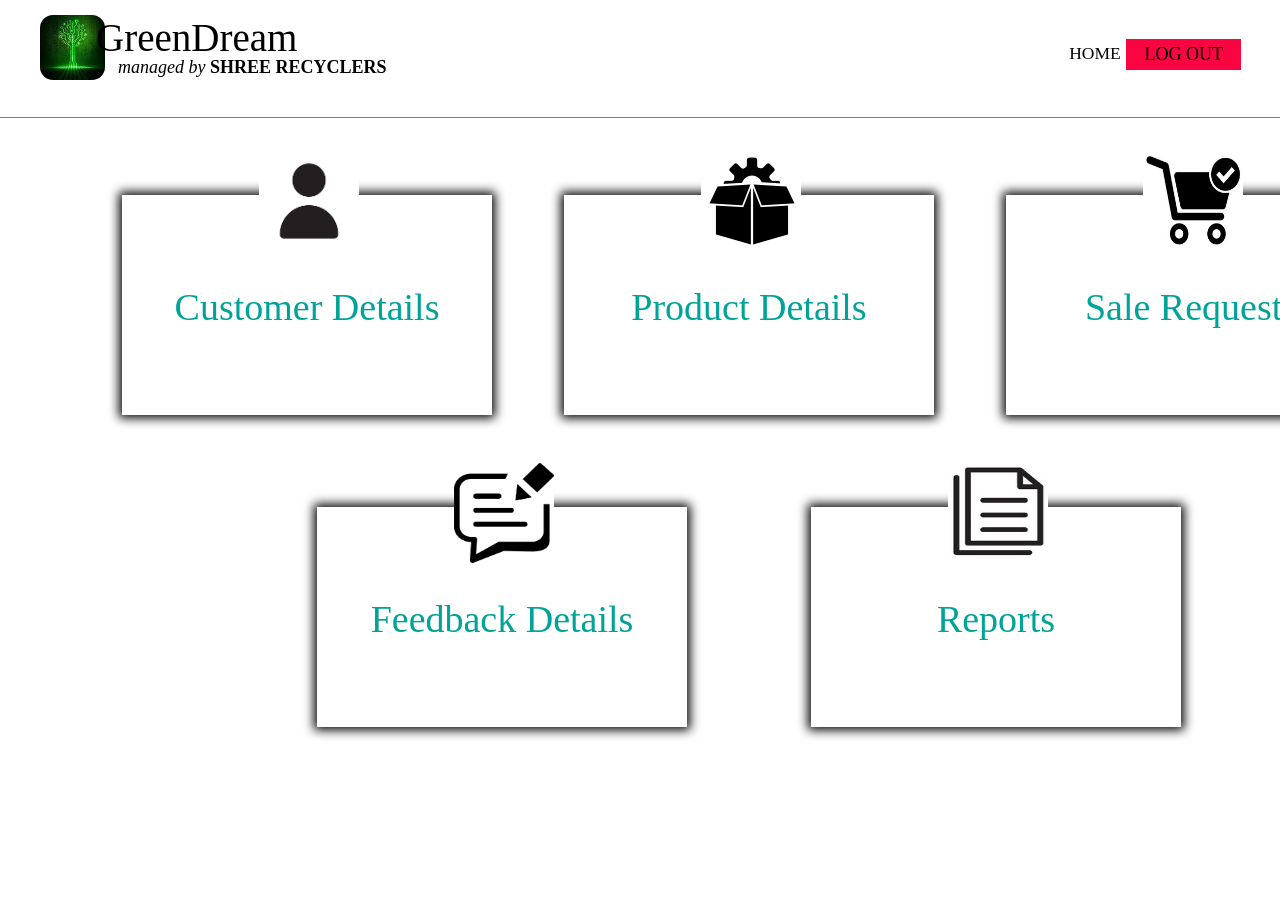
<file: Academic-Projects/E-Waste-Management-System/BBACA-Version-1/Code/adminpage.html>
<!DOCTYPE html>
<html>
<head>
<title>Admin page</title>
<style type="text/css">
body
{
	margin: 0px;
	overflow-x: hidden;
}
.top
{
	width: 1536px;
	height: 90px;
	background-color: white;
}
.top img
{
	width: 65px;
	height: 65px;
	border-radius: 20%;
	margin: 15px 40px;
}
.top h1
{
	font: 39px Candara;
	color: black;
	position: absolute;
	top: -1.2%;
	left: 7.5%;
}
.top p
{
	font: 18px Calibri;
	position: relative;top: -60px;left: 118px;
}
.top ul
{
	position: absolute;
	top: 3%;
	left: 79%;
}
.top ul li
{
	display: inline-block;
	list-style: none;
}
.top ul li a
{
	color: black;
	text-decoration: none;
	border: 0px solid black;
	font: 17.5px Calibri;
	padding: 5px 18px;
}
.top ul li a:hover
{
	color: black;
	border-bottom: 3px solid #1cc606;
}
.top h3.logout
{
	font: 18px Calibri;
	color: black;
	background-color: #fb0442;
	position: absolute;
	top: 2.3%;
	left: 88%;
	padding: 5px 18px; 
	cursor: pointer;
}
div#line
{
	width: 1536px;
	height: 1px;
	background-color: #1cc606;
	position: absolute;
	top: 13%;
}
#main
{
	width: 1300px;
	height: 600px;
	position: absolute;top: 17%;left: 7.5%;
}
.box1,.box2,.box3,.box4,.box5,.box6
{
	width: 370px;
	height: 220px;
	border: 0px solid black;
	box-shadow: 0px 0px 10px 3px black;
	transition: 0.4s ease;
}
.box1
{
	position: absolute;top: 7%;left: 2%;
}
.box2
{
	position: absolute;top: 7%;left: 36%;
}
.box3
{
	position: absolute;top: 7%;left: 70%;
}
.box4
{
	position: absolute;top: 59%;left: 17%;
}
.box5
{
	position: absolute;top: 59%;left: 55%;
}
h2
{
	font: 38px Candara;
	margin-top: 90px;
	color: #00a398;
}
#img
{
	width: 100px;
	height: 100px;
	position: absolute;top: -20%;left: 37%;
}
.box1:hover,.box2:hover,.box3:hover,.box4:hover,.box5:hover,.box6:hover
{
	transform: scale3d(1.1,1.1,1.1);
}
</style>
</head>
<body>
<div class="top"><img src="logo.jpeg"><h1>GreenDream</h1><p><i>managed by </i><b>SHREE RECYCLERS</b></p>
	<ul>
		<li><a href="homepage.html">HOME</li></a>
	</ul>
			<a href="logout1.php"><h3 class="logout">LOG OUT</h3></a>
</div>
			<div id="line"></div>

				<div id="main">
					<a href="customer_fetch.php"><div class="box1">
						<h2><center>Customer Details</center></h2>
						<img src="member.png" id="img">
					</div></a>
					<a href="product.html"><div class="box2">
						<h2><center>Product Details</center></h2>
						<img src="product.png" id="img">
					</div></a>
					<a href="sale_fetch.php"><div class="box3">
						<h2><center>Sale Requests</center></h2>
						<img src="sales.jpg" id="img">
					</div></a>
					<a href="feeedback_fetch.php"><div class="box4">
						<h2><center>Feedback Details</center></h2>
						<img src="feedback.png" id="img">
					</div></a>
					<a href="report.html"><div class="box5">
						<h2><center>Reports</center></h2>
						<img src="report.jpg" id="img">
					</div></a>
			</div>
</body>
</html>
</file>
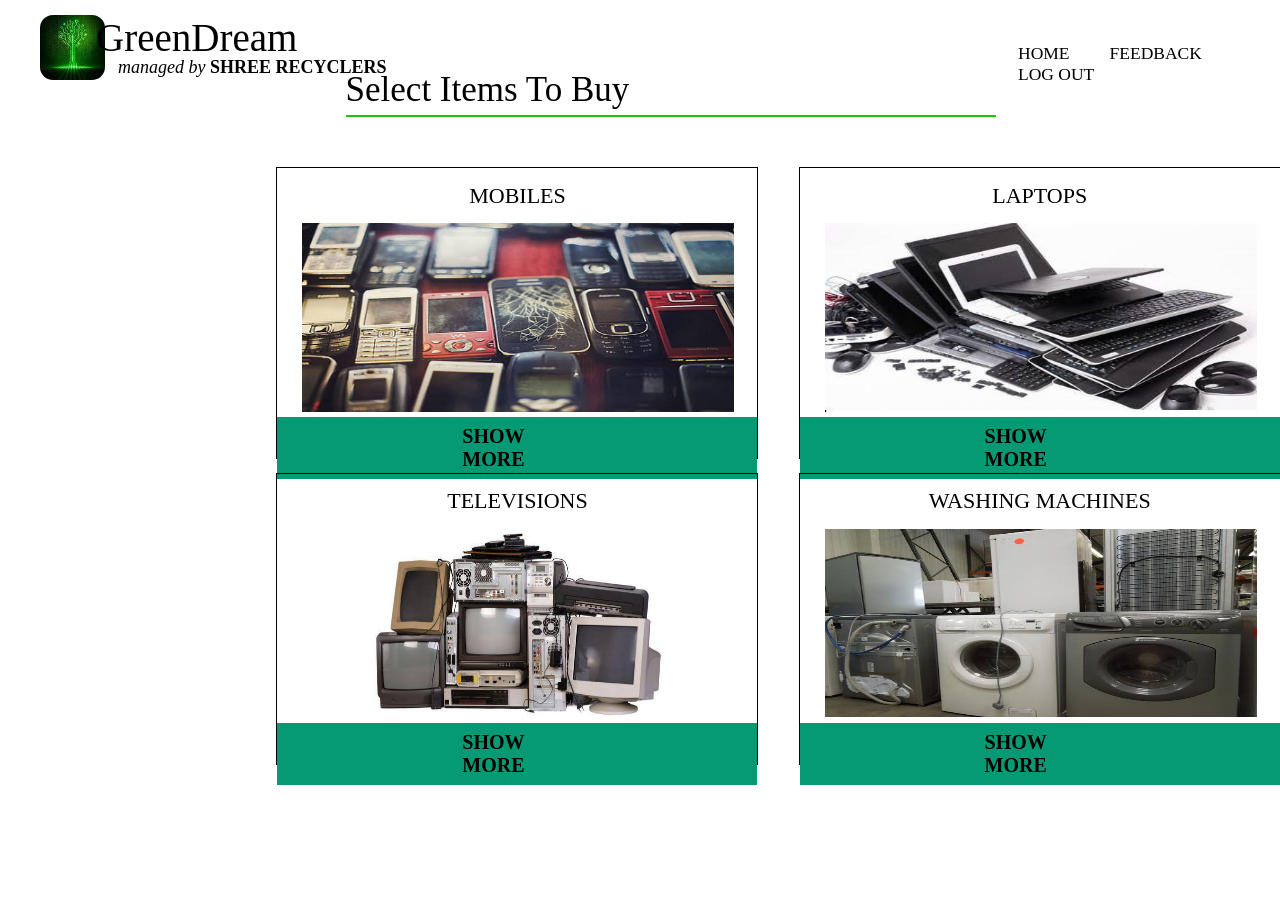
<file: Academic-Projects/E-Waste-Management-System/BBACA-Version-1/Code/buy.html>
<!DOCTYPE html>
<html>
<head>
<title>buy</title>
<style type="text/css">
body
{
	margin: 0px;
	overflow-x: hidden;
}
.top
{
	width: 1536px;
	height: 90px;
	background-color: white;
}
.top img
{
	width: 65px;
	height: 65px;
	border-radius: 20%;
	margin: 15px 40px;
}
.top h1
{
	font: 39px Candara;
	color: black;
	position: absolute;
	top: -1.2%;
	left: 7.5%;
}
.top p
{
	font: 18px Calibri;
	position: relative;bottom: 60px;left: 118px;
}
.top ul
{
	position: absolute;
	top: 3%;
	left: 75%;
}
.top ul li
{
	display: inline-block;
	list-style: none;
}
.top ul li a
{
	color: black;
	text-decoration: none;
	border: 0px solid black;
	font: 17.5px Calibri;
	padding: 5px 18px;
}
.top ul li a:hover
{
	color: black;
	border-bottom: 3px solid #1cc606;
}
#products
{
	background-color: white;
	width: 1536px;
	height: 650px;
	position: absolute;top: 13.5%;
}
#products .mobile,#products .laptop,#products .tv,#products .wash
{
	width: 480px;
	height: 290px;
	border: 1px solid black;
	position: absolute;top: 7%;left: 18%;
}
#products .laptop
{
	position: absolute;top: 7%;left: 52%;
}
#products .tv
{
	position: absolute;top: 54%;left: 18%;
}
#products .wash
{
	position: absolute;top: 54%;left: 52%;
}
#products h1
{
	font: 22px Calibri;
}
#productimg
{
	width: 90%;
	height: 65%;
	margin-left: 25px;
}
h2 a
{
	font: 20px Calibri;
	background-color: #059974;
	color: black;
	text-decoration: none;
	padding: 8px 184.9px;
	position: absolute;top: 85.9%;left: 0%;
}
h4
{
	font: 35px Calibri;
	position: absolute;top: 2%;left: 27%;
	z-index: 1;
	width: 650px;
	border-bottom: 2px solid #1cc606;
	padding: 5px 0px;
}
</style>
</head>
<body>
<div class="top"><img src="logo.jpeg"><h1>GreenDream</h1><p><i>managed by </i><b>SHREE RECYCLERS</b></p>
	<ul>
		<li><a href="homepage.html">HOME</li></a>
		<li><a href="feedback.html">FEEDBACK</li></a>
		<li><a href="customer_login.php">LOG OUT</li></a></font>
	</ul>
</div>
					<h4>Select Items To Buy</h4>

		<div id="products">
			<div class="mobile">
				<h1><center>MOBILES</center></h1>
				<img src="mobile.jpeg" id="productimg">
				<h2><a href="mobile1.php"><b>SHOW MORE</b></a></h2>
			</div>

			<div class="laptop">
				<h1><center>LAPTOPS</center></h1>
				<img src="laptop.jpeg" id="productimg">
				<h2><a href="laptop1.php"><b>SHOW MORE</b></a></h2>
			</div>

			<div class="tv">
				<h1><center>TELEVISIONS</center></h1>
				<img src="tv.jpeg" id="productimg">
				<h2><a href="tv1.php"><b>SHOW MORE</b></a></h2>
			</div>

			<div class="wash">
				<h1><center>WASHING MACHINES</center></h1>
				<img src="wash.jpeg" id="productimg">
				<h2><a href="wash1.php"><b>SHOW MORE</b></a></h2>
			</div>
		</div>
</body>
</html>
</file>
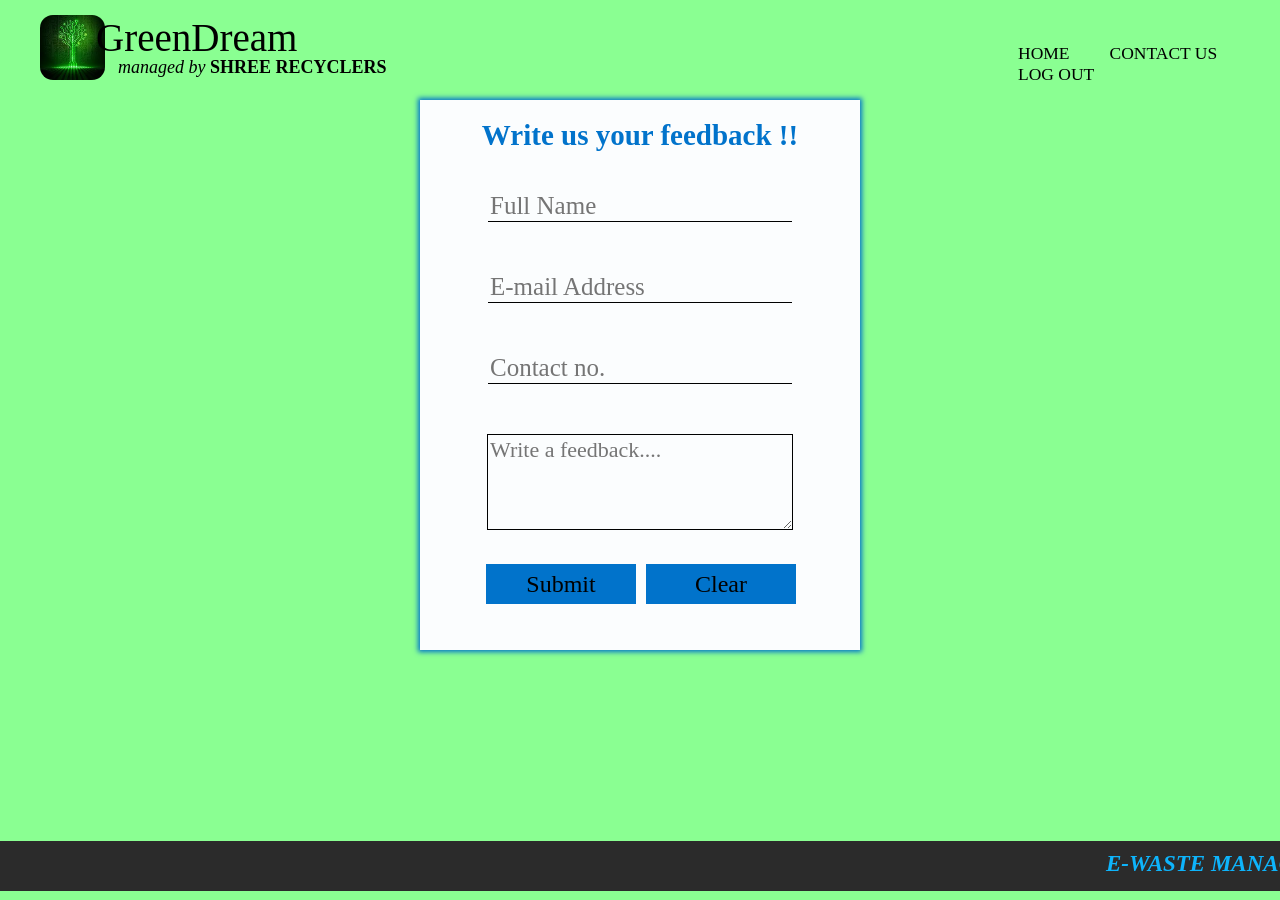
<file: Academic-Projects/E-Waste-Management-System/BBACA-Version-1/Code/feedback.html>
<!DOCTYPE html>
<html>
<head>
<title>feedback</title>
<style type="text/css">
body
{
	margin: 0px;
	overflow-x: hidden;
	background-color: #8aff92;
}
.top
{
	width: 1536px;
	height: 90px;
	background-color: #8aff92;
}
.top img
{
	width: 65px;
	height: 65px;
	border-radius: 20%;
	margin: 15px 40px;
}
.top h1
{
	font: 39px Candara;
	color: black;
	position: absolute;
	top: -1.2%;
	left: 7.5%;
}
.top p
{
	font: 18px Calibri;
	position: relative;bottom: 60px;left: 118px;
}
.top ul
{
	position: absolute;
	top: 3%;
	left: 75%;
}
.top ul li
{
	display: inline-block;
	list-style: none;
}
.top ul li a
{
	color: black;
	text-decoration: none;
	border: 0px solid black;
	font: 17.5px Calibri;
	padding: 5px 18px;
}
.top ul li a:hover
{
	color: black;
	border-bottom: 3px solid black;
}
form
{
	position: relative;top: 10px;
	width: 400px;
	height: 510px;
	padding: 20px;
	background-color: #fbfdfe;
	box-shadow: 0px 0px 5px 2px #0173cb;
}
form input
{
	border: none;
	border-bottom: 1.5px solid black;
	width: 300px;
	background-color: #fbfdfe;
	font: 25px Calibri;
	margin-top: 50px;
	position: relative;bottom: 70px;
}
textarea
{
	width: 300px;
	height: 90px;
	background-color: #fbfdfe;
	font: 22px Calibri;
	border: 1.5px solid black;
	position: relative;bottom: 20px;
}
form input[type=submit],form input[type=reset]
{
	width: 150px;
	height: 40px;
	font: 24px Candara;
	border: none;
	position: relative;bottom: 40px;right: 4px;
	background-color: #0173cb;
	cursor: pointer;
	margin-left: 10px;	
}
form p
{
	font: 29px Calibri;
	position: relative;bottom: 30px;
	color: #0173cb;
}
#footer
{
	width: 1536px;
	height: 50px;
	background-color: #2b2b2b;
	position: absolute;top: 93.4%;
}
#footer h1
{
	font: 23px Candara;
	color: #0eb4fb;
	position: absolute;top: -10%;left: 72%;
}
</style>
</head>
<body>
<div class="top">
	<img src="logo.jpeg"><h1>GreenDream</h1><p><i>managed by </i><b>SHREE RECYCLERS</b></p>
				<ul>
					<li><a href="homepage.html">HOME</li></a>
					<li><a href="feedback.html">CONTACT US</li></a>
					<li><a href="homepage.html" onclick="logout()">LOG OUT</li></a></font>
				</ul>
</div>
			<center><form action="feedback.php" method="POST">
				<p><b>Write us your feedback !!</b></p>
				<input type="text" name="name" placeholder="Full Name" required><br>
				<input type="email" name="email" placeholder="E-mail Address" required><br>
				<input type="text" name="phNo" placeholder="Contact no." pattern="[0-9]{10}" required><br>
				<textarea name="comment" placeholder="Write a feedback...." required></textarea><br>
				<input type="submit" value="Submit" name="submit"><input type="reset" value="Clear">
			</form></center>

		<div id="footer">
			<h1><i><b>E-WASTE MANAGEMENT SYSTEM</i></b></h1>
		</div>
</body>
</html>
</file>
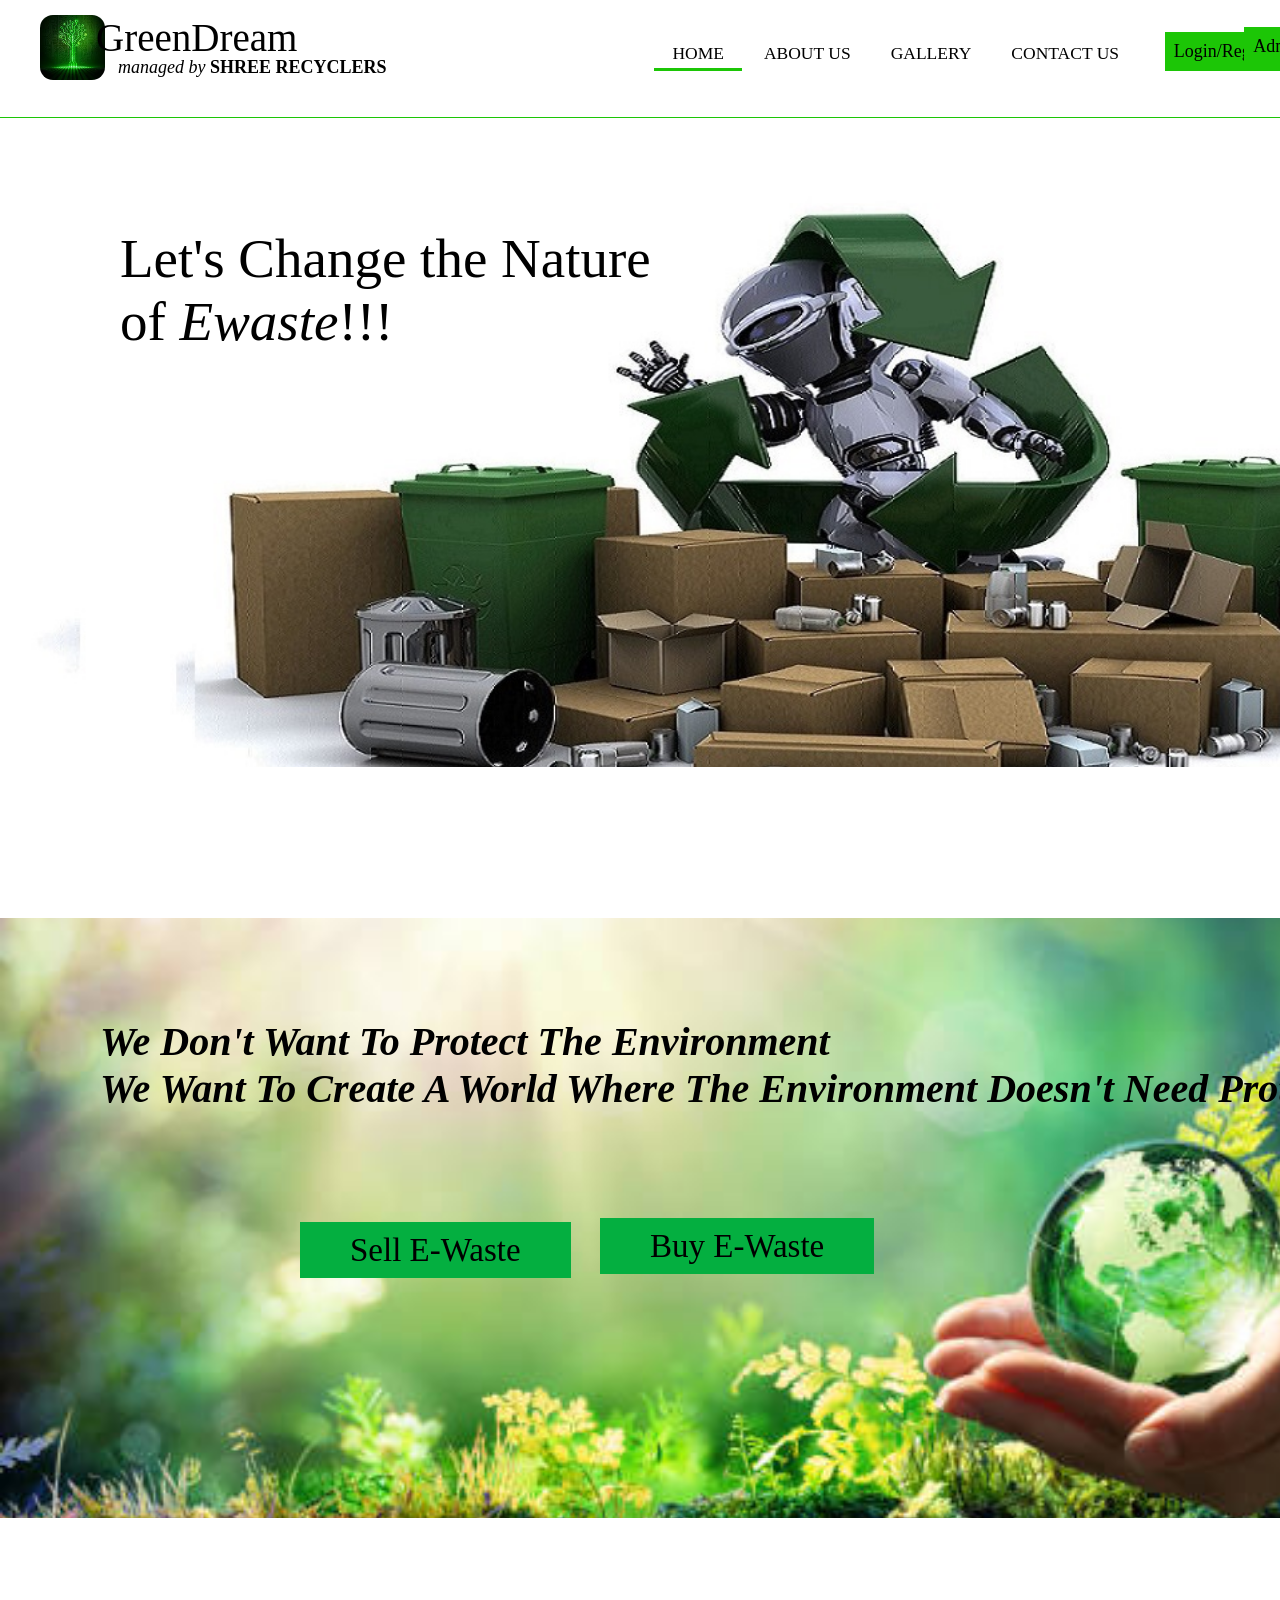
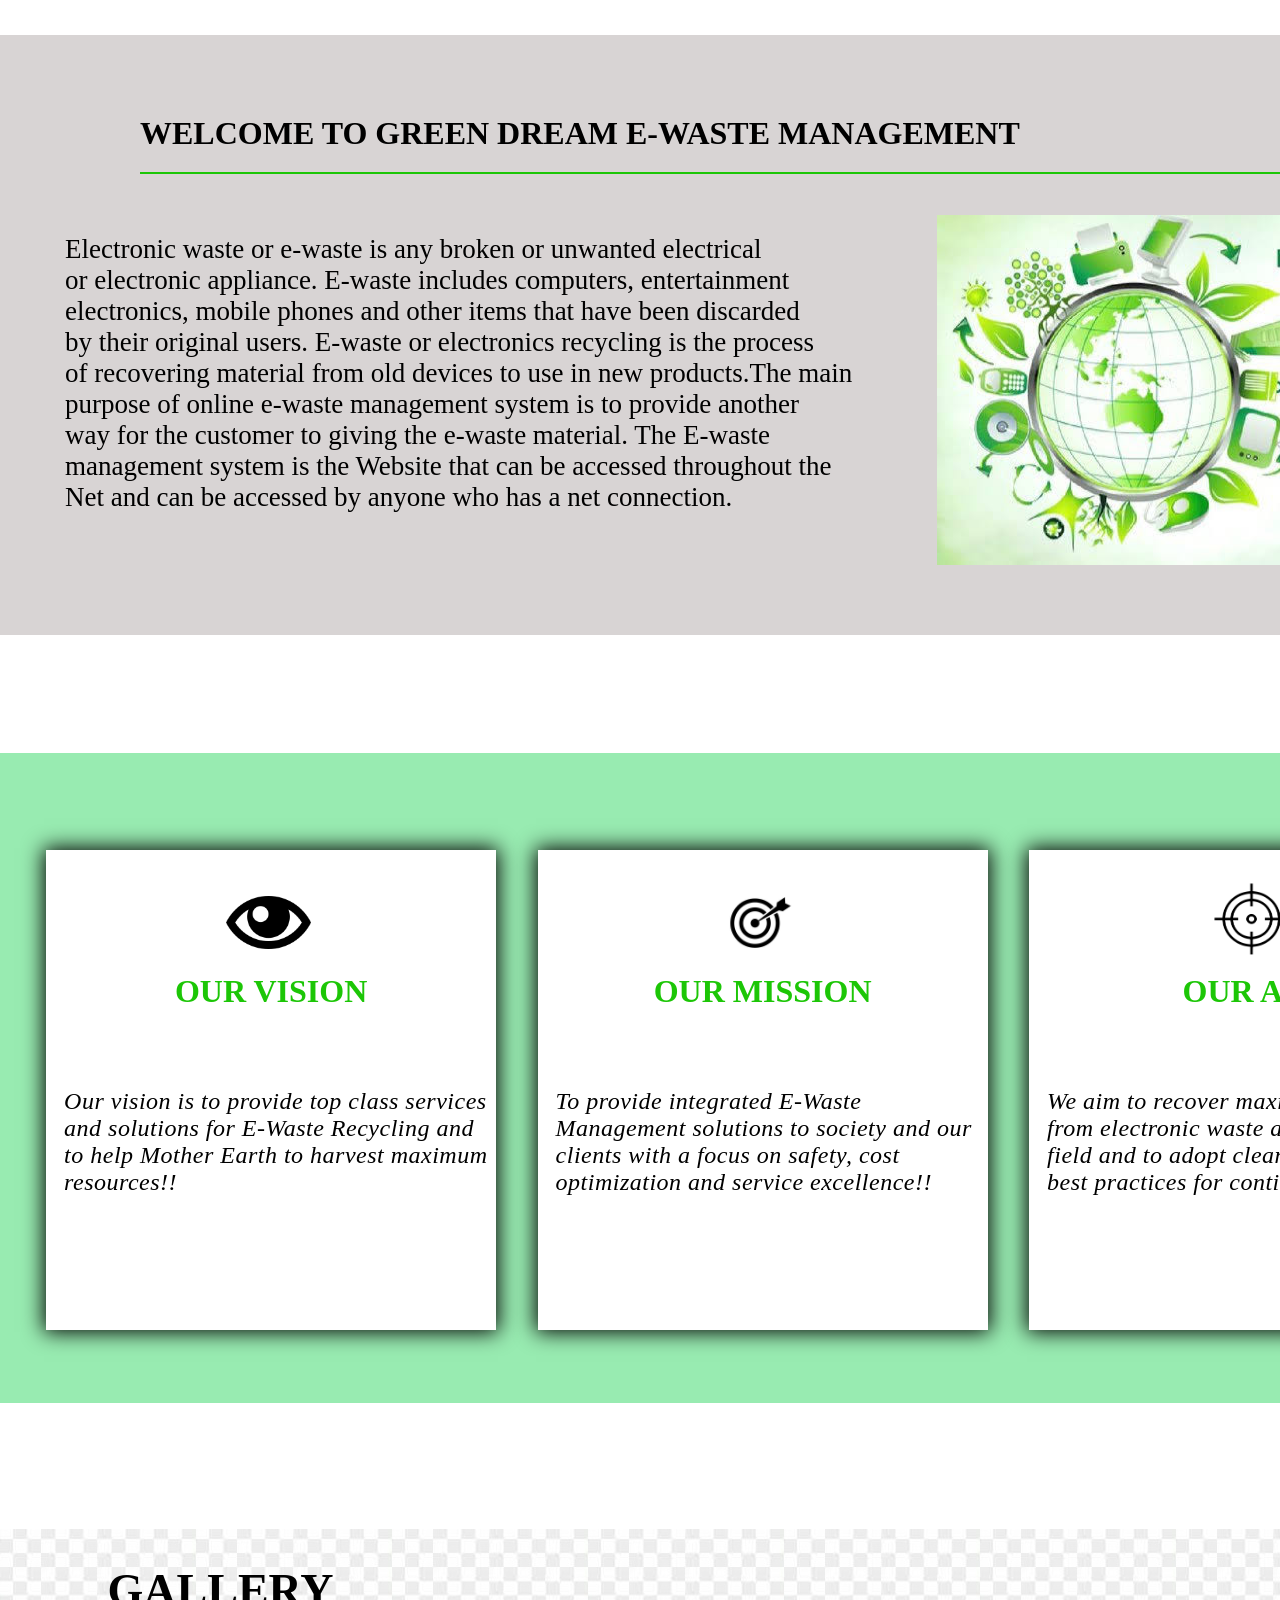
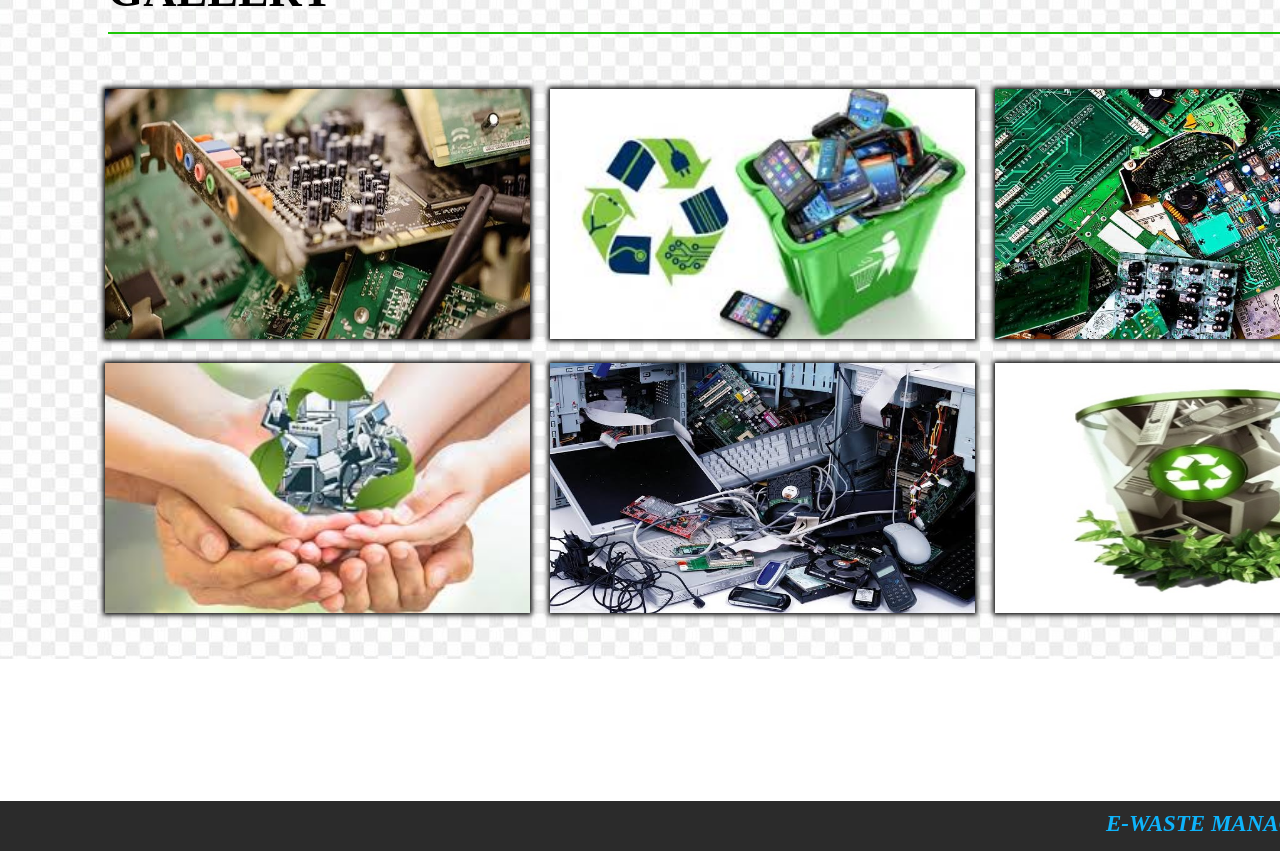
<file: Academic-Projects/E-Waste-Management-System/BBACA-Version-1/Code/homepage.html>
<!DOCTYPE html>
<html>
<head>
<title>homepage</title>
<style type="text/css">
body
{
	margin: 0px;
	overflow-x: hidden;
}
.top
{
	width: 1536px;
	height: 90px;
	background-color: white;
}
.top img
{
	width: 65px;
	height: 65px;
	border-radius: 20%;
	margin: 15px 40px;
	animation: logo 1.3s 1 reverse;
}
@keyframes logo
{
	100%{transform: translateX(-120px);}
}
.top h1
{
	font: 39px Candara;
	color: black;
	position: absolute;
	top: -1.2%;
	left: 7.5%;
	animation: title 1.3s 1 reverse;
}
.top p
{
	font: 18px Calibri;
	position: relative;bottom: 60px;left: 118px;
	animation: title 1.3s 1 reverse;
}
@keyframes title
{
	100%{transform: translateY(-80px);}
}
.top ul
{
	position: absolute;
	top: 3%;
	left: 48%;
	animation: ul 1.3s 1 reverse;
}
@keyframes ul
{
	100%{transform: translateY(-80px);}
}
.top ul li
{
	display: inline-block;
	list-style: none;
}
.top ul li a
{
	color: black;
	text-decoration: none;
	border: 0px solid black;
	font: 17.5px Calibri;
	padding: 5px 18px;
}
.top ul li a#home
{
	color: black;
	border-bottom: 3px solid #1cc606;
}
.top ul li a:hover
{
	color: black;
	border-bottom: 3px solid #1cc606;
}
a.login
{
	font: 18px Calibri;
	color: black;
	background-color: #1cc606;
	position: absolute;
	top: 3.6%;
	left: 91%;
	padding: 9px; 
	text-decoration: none;
	transition: 0.3s ease;
	animation: shake 1s infinite linear;
}
a.login:hover,.bg a.admin:hover
{
	background-color: black;
	color: #50f270;
}
.bg
{
	width: 1536px;
	height: 630px;
	position: relative;top: 10px;
	background-image: url("homebg.jpeg");
	background-position: center;
	background-size: cover;
}
.bg h1
{
	font: 55px Calibri;
	position: relative;
	top: 90px;left: 120px;
}
.bg a.admin
{
	font: 18px Calibri;
	color: black;
	background-color: #1cc606;
	position: absolute;
	top: -17.5%;
	left: 81%;
	padding: 9px; 
	text-decoration: none;
	transition: 0.3s ease;
}
div#line
{
	width: 1536px;
	height: 1px;
	background-color: #1cc606;
	position: absolute;
	top: 13%;
}
#division
{
	width: 1536px;
	height: 600px;
	background-image: url(protect.jpg);
	background-position: center;
	background-size: cover;
	position: absolute;top: 102%;
}
#division p
{
	font: 40px Candara;
	margin-left: 100px;
	margin-top: 100px;
}
#division .sell a,#division .buy a
{
	font: 33px Calibri;
	background-color: #04af40;
	width: 168px;
	padding: 10px 50px;
	color: black;
	text-decoration: none;
}
#division .sell a
{
	position: relative;
	left: 300px;top: 80px;
}
#division .buy a
{
	position: relative;
	left: 600px;top: 18px;
}
#info
{
	width: 1536px;
	height: 600px;
	position: absolute;top: 181.7%;
	background-color: #d8d4d4;
}
#info h2
{
	font: 32px Candara;
	border-bottom: 2.7px solid #1cc606;
	width: 1200px;
	padding: 20px 0px;
	margin: 60px 140px;
}
#info p
{
	font: 27px Calibri;
	margin-left: 65px;
}
#info img
{
	height: 350px;
	width: 500px;
	position: absolute;top: 30%;left: 61%;
}
#quotes
{
	width: 1536px;
	height: 650px;
	position: absolute;top: 261.4%;
	background-color: #98ebb1;
}
#quotes .box1,#quotes .box2,#quotes .box3
{
	width: 450px;
	height: 480px;
	border: 0px solid black;
	box-shadow: 0px 0px 20px 2px black;
	z-index: 1;
	background-color: white;
}
.box1
{
	position: absolute;
	left: 3%;
	top: 15%;
}
.box2
{
	position: absolute;
	left: 35%;
	top: 15%;
}
.box3
{
	position: absolute;
	left: 67%;
	top: 15%;
}
.box1 img,.box2 img,.box3 img
{
	width: 85px;height: 85px;
	position: relative;top: 30px;left: 180px;
}
.box1 h4,.box2 h4,.box3 h4
{
	font: 24px Calibri;
	position: absolute;top: 43%;left: 4%;
	letter-spacing: 0.5px;
}
.gallery
{
	width: 1536px;
	height: 730px;
	background-image: url("sqbg.jpg");
	position: absolute;top: 347.7%;
}
.gallery img
{
	height: 250px;
	width: 425px;
	margin-left: 20px;
	margin-bottom: 20px;
	position: relative;top: 160px;left: 85px;
	box-shadow: 0px 0px 5px 2px black;
}
.gallery h1
{
	font: 46px Candara;
	border-bottom: 2.7px solid #1cc606;
	width: 1310px;
	padding: 15px 0px;
	position: absolute;top: -1.5%;left: 7%;
}
#footer
{
	width: 1536px;
	height: 50px;
	background-color: #2b2b2b;
	position: absolute;top: 444.5%;
}
#footer h1
{
	font: 23px Candara;
	color: #0eb4fb;
	position: absolute;top: -10%;left: 72%;
}
</style>
</head>
<body>
<div class="top"><img src="logo.jpeg"><h1>GreenDream</h1><p><i>managed by </i><b>SHREE RECYCLERS</b></p>
	<ul>
		<li><a href="#" id="home">HOME</li></a>
		<li><a href="#info">ABOUT US</li></a>
		<li><a href="#gallery">GALLERY</li></a>
		<li><a href="#">CONTACT US</li></a></font>
	</ul>

			<a class="login" href="customer_login.php">Login/Register</a>
</div>

			<div class="bg">
				<h1>Let's Change the Nature<br>of <i>Ewaste</i>!!!</h1>
				<a href="admin_login.php" class="admin">Admin Login</a>
			</div>

			<div id="line"></div>

		<div id="division">
				<p><b><i>We Don't Want To Protect The Environment <br>We Want To Create A World Where The Environment Doesn't Need Protection</b></i></p>
				<h1 class="sell"><a href="customer_login.php">Sell E-Waste</a></h1>
				<h1 class="buy"><a href="customer_login.php">Buy E-Waste</a></h1>
		</div>

		<div id="info">
			<h2><b>WELCOME TO GREEN DREAM E-WASTE MANAGEMENT</b></h2>
			<p>Electronic waste or e-waste is any broken or unwanted electrical<br>or electronic appliance. E-waste includes computers, entertainment<br>electronics, mobile phones and other items that have been discarded<br>by their original users. E-waste or electronics recycling is the process<br>of recovering material from old devices to use in new products.The main<br>purpose of online e-waste management system is to provide another<br>way for the customer to giving the e-waste material. The E-waste<br>management system is the Website that can be accessed throughout the <br>Net and can be accessed by anyone who has a net connection.</p>

			<img src="infoimg.jpeg">
		</div>

		<div id="quotes">
			<div class="box1">
				<img src="vision.png">
				<br><br><p><center><font face="Calibri" size="6" color="#1cc606"><b>OUR VISION</b></font></center></p>
				<h4><i>Our vision is to provide top class services and solutions for E-Waste Recycling and to help Mother Earth to harvest maximum resources!!</i></h4>
			</div>
			
			<div class="box2">
				<img src="mission.jpeg">
				<br><br><p><center><font face="Calibri" size="6" color="#1cc606"><b>OUR MISSION</b></font></center></p>
				<h4><i>To provide integrated E-Waste Management solutions to society and our clients with a focus on safety, cost optimization and service excellence!!</i></h4>
			</div>
				
			<div class="box3">
				<img src="aim.png">
				<br><br><p><center><font face="Calibri" size="6" color="#1cc606"><b>OUR AIM</b></font></center></p>
				<h4><i>We aim to recover maximum resources from electronic waste and minimum land field and to adopt cleaner technology and best practices for continual improvement!!</i></h4>
			</div>
		</div>
		
		<div class="gallery" id="gallery">
				<h1><b>GALLERY</b></h1>
				<img src="g1.jpeg"><img src="g2.jpeg"><img src="g3.jpeg">
				<img src="g4.jpeg"><img src="g5.jpeg"><img src="g6.jpg">
		</div>

		<div id="footer">
			<h1><i><b>E-WASTE MANAGEMENT SYSTEM</i></b></h1>
		</div>
</body>
</html>
</file>
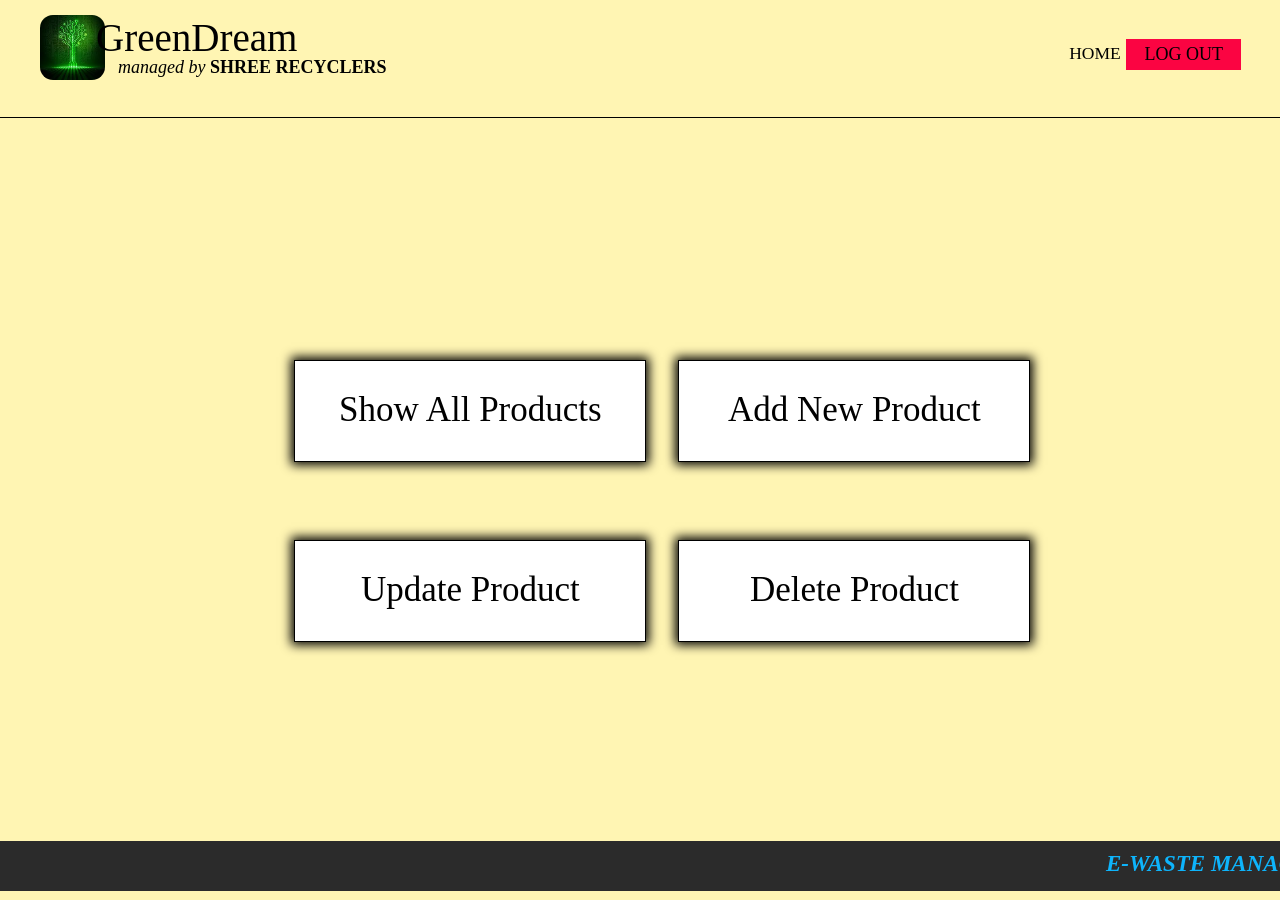
<file: Academic-Projects/E-Waste-Management-System/BBACA-Version-1/Code/product.html>
<!DOCTYPE html>
<html>
<head>
<title>product</title>
<style type="text/css">
body
{
	margin: 0px;
	overflow-x: hidden;
	background-color: #fff5b3;
}
.top
{
	width: 1536px;
	height: 90px;
	background-color: #fff5b3;
}
.top img
{
	width: 65px;
	height: 65px;
	border-radius: 20%;
	margin: 15px 40px;
}
.top h1
{
	font: 39px Candara;
	color: black;
	position: absolute;
	top: -1.2%;
	left: 7.5%;
}
.top p
{
	font: 18px Calibri;
	position: relative;top: -60px;left: 118px;
}
.top ul
{
	position: absolute;
	top: 3%;
	left: 79%;
}
.top ul li
{
	display: inline-block;
	list-style: none;
}
.top ul li a
{
	color: black;
	text-decoration: none;
	border: 0px solid black;
	font: 17.5px Calibri;
	padding: 5px 18px;
}
.top ul li a:hover
{
	color: black;
	border-bottom: 3px solid black;
}
.top h3.logout
{
	font: 18px Calibri;
	color: black;
	background-color: #fb0442;
	position: absolute;
	top: 2.3%;
	left: 88%;
	padding: 5px 18px; 
	cursor: pointer;
}
div#line
{
	width: 1536px;
	height: 1px;
	background-color: black;
	position: absolute;
	top: 13%;
}
.box1,.box2,.box3,.box4
{
	width: 350px;
	height: 100px;
	border: 1px solid black;
	box-shadow: 0px 0px 10px 3px black;
	background-color: white;
}
.box1
{
	position: absolute;top: 40%;left: 23%;
}
.box2
{
	position: absolute;top: 40%;left: 53%;
}
.box3
{
	position: absolute;top: 60%;left: 23%;
}
.box4
{
	position: absolute;top: 60%;left: 53%;
}
h2
{
	font: 35px Calibri;
	color: black;
}
#footer
{
	width: 1536px;
	height: 50px;
	background-color: #2b2b2b;
	position: absolute;top: 93.4%;
}
#footer h1
{
	font: 23px Candara;
	color: #0eb4fb;
	position: absolute;top: -10%;left: 72%;
}
</style>
</head>
<body>
<div class="top"><img src="logo.jpeg"><h1>GreenDream</h1><p><i>managed by </i><b>SHREE RECYCLERS</b></p>
	<ul>
		<li><a href="homepage.html">HOME</li></a>
	</ul>
			<h3 class="logout">LOG OUT</h3>
</div>
			<div id="line"></div>

			<a href="display.php"><div class="box1">
				<h2><center>Show All Products</center></h2>
			</div></a>
			<a href="addProduct.php"><div class="box2">
				<h2><center>Add New Product</center></h2>
			</div></a>
			<a href="updateProduct.php"><div class="box3">
				<h2><center>Update Product</center></h2>
			</div></a>
			<a href="deleteProduct.php"><div class="box4">
				<h2><center>Delete Product</center></h2>
			</div></a>

		<div id="footer">
			<h1><i><b>E-WASTE MANAGEMENT SYSTEM</i></b></h1>
		</div>
</body>
</html>
</file>
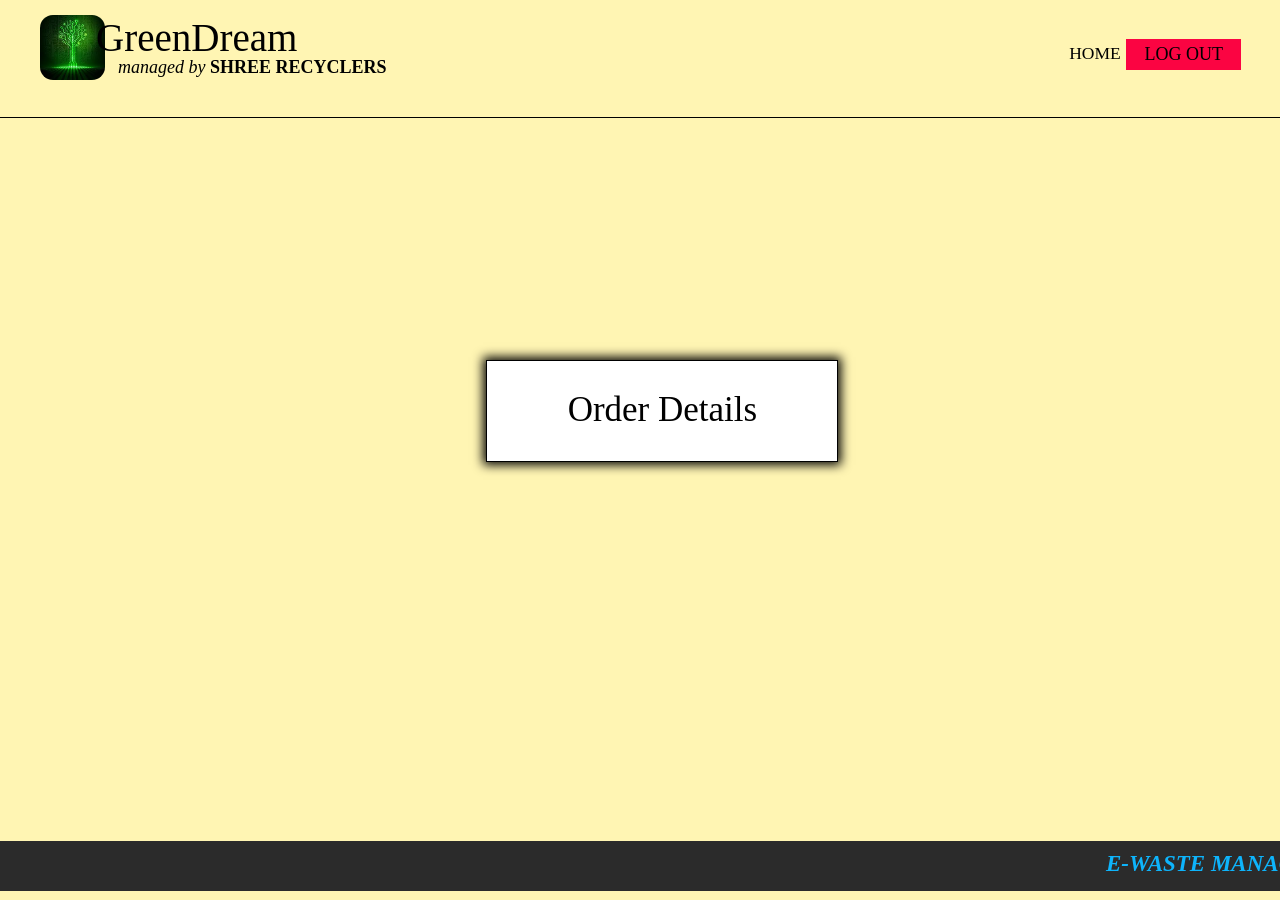
<file: Academic-Projects/E-Waste-Management-System/BBACA-Version-1/Code/report.html>
<!DOCTYPE html>
<html>
<head>
<title>report</title>
<style type="text/css">
body
{
	margin: 0px;
	overflow-x: hidden;
	background-color: #fff5b3;
}
.top
{
	width: 1536px;
	height: 90px;
	background-color: #fff5b3;
}
.top img
{
	width: 65px;
	height: 65px;
	border-radius: 20%;
	margin: 15px 40px;
}
.top h1
{
	font: 39px Candara;
	color: black;
	position: absolute;
	top: -1.2%;
	left: 7.5%;
}
.top p
{
	font: 18px Calibri;
	position: relative;top: -60px;left: 118px;
}
.top ul
{
	position: absolute;
	top: 3%;
	left: 79%;
}
.top ul li
{
	display: inline-block;
	list-style: none;
}
.top ul li a
{
	color: black;
	text-decoration: none;
	border: 0px solid black;
	font: 17.5px Calibri;
	padding: 5px 18px;
}
.top ul li a:hover
{
	color: black;
	border-bottom: 3px solid black;
}
.top h3.logout
{
	font: 18px Calibri;
	color: black;
	background-color: #fb0442;
	position: absolute;
	top: 2.3%;
	left: 88%;
	padding: 5px 18px; 
	cursor: pointer;
}
div#line
{
	width: 1536px;
	height: 1px;
	background-color: black;
	position: absolute;
	top: 13%;
}
.box1,.box2
{
	width: 350px;
	height: 100px;
	border: 1px solid black;
	box-shadow: 0px 0px 10px 3px black;
	background-color: white;
}
.box1
{
	position: absolute;top: 40%;left: 38%;
}
.box2
{
	position: absolute;top: 60%;left: 38%;
}
h2
{
	font: 35px Calibri;
	color: black;
}
#footer
{
	width: 1536px;
	height: 50px;
	background-color: #2b2b2b;
	position: absolute;top: 93.4%;
}
#footer h1
{
	font: 23px Candara;
	color: #0eb4fb;
	position: absolute;top: -10%;left: 72%;
}
</style>
</head>
<body>
<div class="top"><img src="logo.jpeg"><h1>GreenDream</h1><p><i>managed by </i><b>SHREE RECYCLERS</b></p>
	<ul>
		<li><a href="homepage.html">HOME</li></a>
	</ul>
			<h3 class="logout">LOG OUT</h3>
</div>
			<div id="line"></div>

			<a href="order_fetch.php"><div class="box1">
				<h2><center>Order Details</center></h2>
			</div></a>
			
		<div id="footer">
			<h1><i><b>E-WASTE MANAGEMENT SYSTEM</i></b></h1>
		</div>
</body>
</html>
</file>
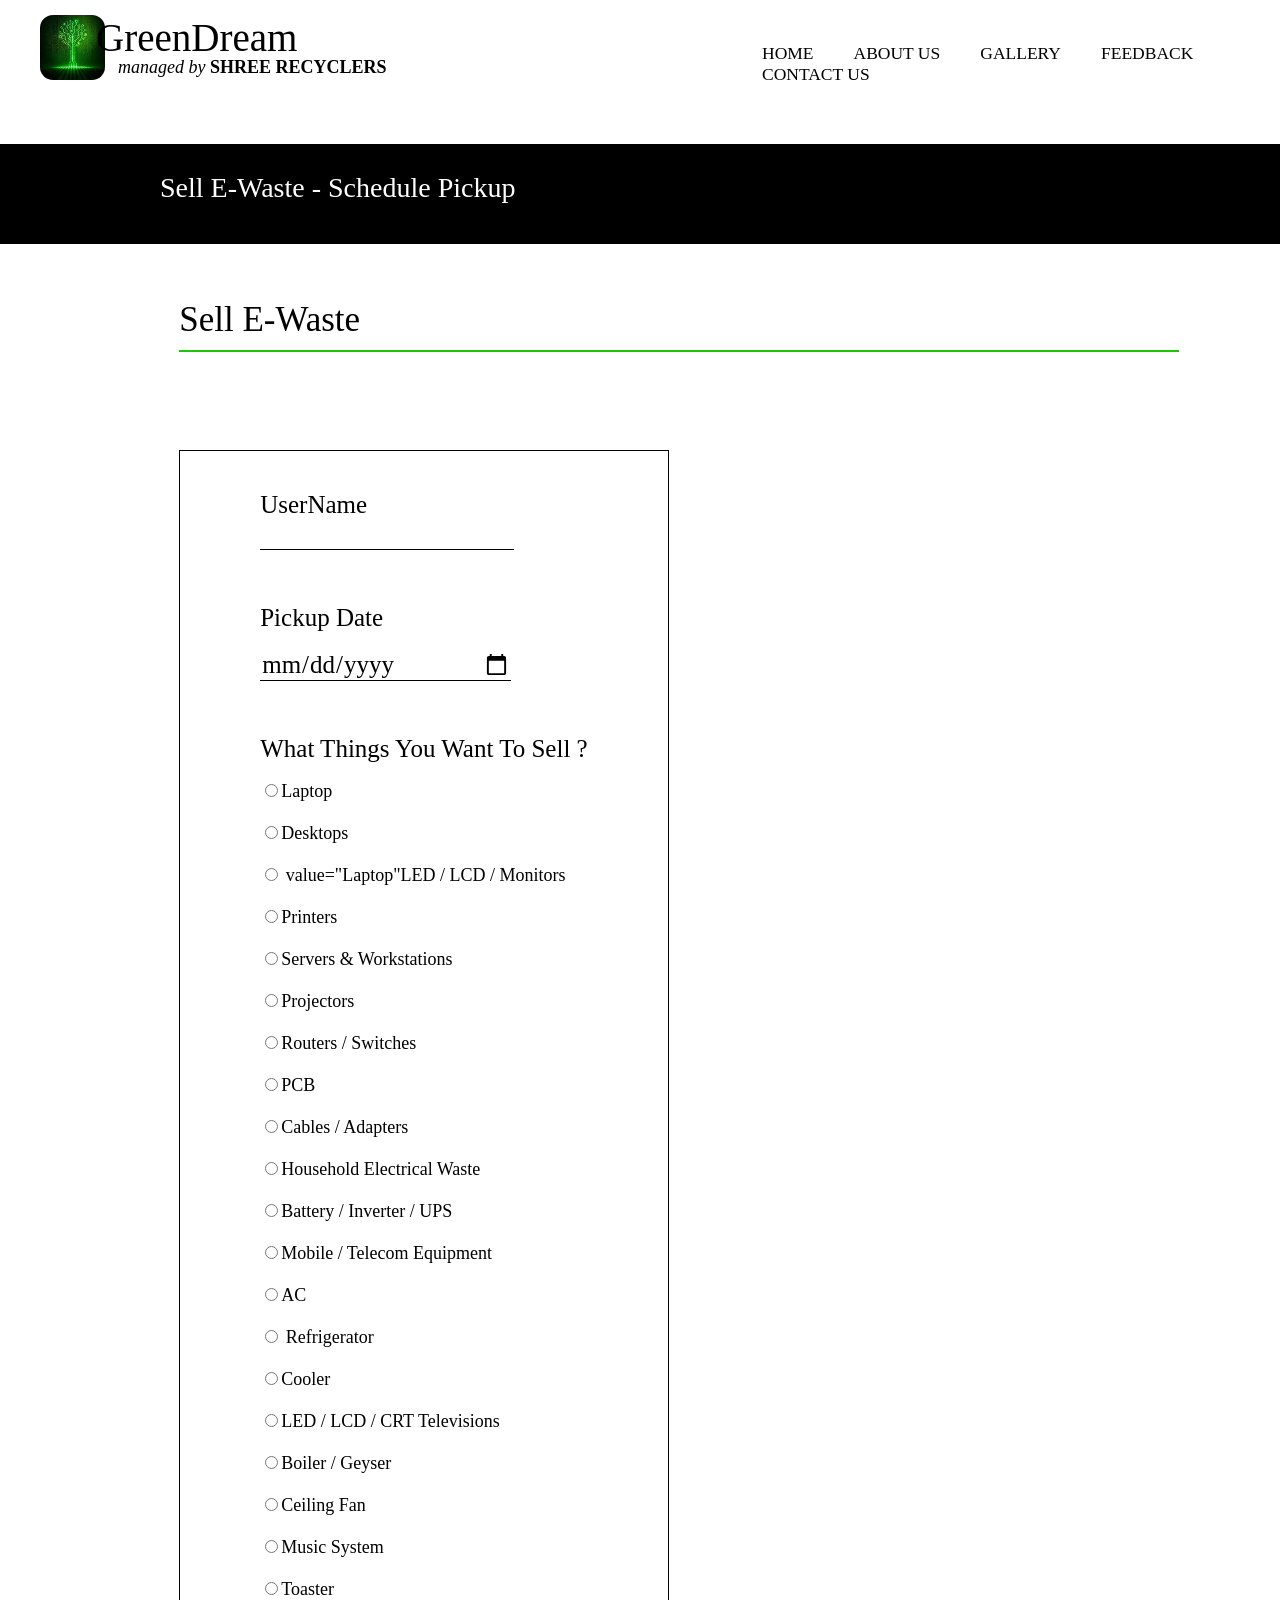
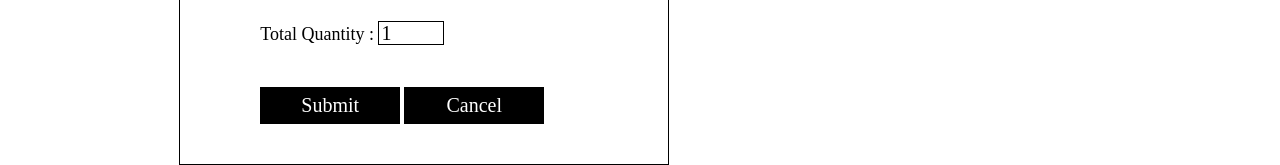
<file: Academic-Projects/E-Waste-Management-System/BBACA-Version-1/Code/sell.html>
<!DOCTYPE html>
<html>
<head>
<title>sell</title>
<style type="text/css">
body
{
	margin: 0px;
	overflow-x: hidden;
}
.top
{
	width: 1536px;
	height: 90px;
	background-color: white;
}
.top img
{
	width: 65px;
	height: 65px;
	border-radius: 20%;
	margin: 15px 40px;
}
.top h1
{
	font: 39px Candara;
	color: black;
	position: absolute;
	top: -1.2%;
	left: 7.5%;
}
.top p
{
	font: 18px Calibri;
	position: relative;bottom: 60px;left: 118px;
}
.top ul
{
	position: absolute;
	top: 3%;
	left: 55%;
}
.top ul li
{
	display: inline-block;
	list-style: none;
}
.top ul li a
{
	color: black;
	text-decoration: none;
	border: 0px solid black;
	font: 17.5px Calibri;
	padding: 5px 18px;
}
.top ul li a:hover
{
	color: black;
	border-bottom: 3px solid #1cc606;
}
#top
{
	width: 1536px;
	height: 100px;
	background-color: black;
	position: absolute;top: 16%;
}
#top p
{
	font: 28px Candara;
	color: white;
	margin-left: 160px;
}
h2
{
	font: 35px Candara;
	width: 1000px;
	padding: 10px 0px;
	border: none;
	border-bottom: 2.5px solid #1cc606;
	position: absolute;top: 29%;left: 14%;
}
form
{
	position: absolute;top: 50%;left: 14%;
	border: 1px solid black;
	padding: 40px 80px;
}
label
{
	font: 25px Calibri;
}
input#input1
{
	border: none;
	border-bottom: 1px solid black;
	width: 250px;
	font: 25px Calibri;
}
input[type=radio]
{
	font: 40px Calibri;
}
input[type=submit],input[type=reset]
{
	border: none;
	font: 20px Calibri;
	width: 140px;
	background-color: black;
	color: white;
	padding: 7px 0px;
	cursor: pointer;
}
input[type=number]
{
	border: 1px solid black;
	width: 60px;
	height: 20px;
	font: 20px Calibri;	
}
</style>
</head>
<body>
<div class="top"><img src="logo.jpeg"><h1>GreenDream</h1><p><i>managed by </i><b>SHREE RECYCLERS</b></p>
	<ul>
		<li><a href="homepage.html">HOME</li></a>
		<li><a href="about.html">ABOUT US</li></a>
		<li><a href="gallery.html">GALLERY</li></a>
		<li><a href="feedback.html">FEEDBACK</li></a>
		<li><a href="#">CONTACT US</li></a></font>
	</ul>
</div>
		<div id="top"><p>Sell E-Waste - Schedule Pickup</p></div>	
		<h2>Sell E-Waste</h2>

		<form action="sell.php" method="POST">
			<label for="name">UserName</label><br>
			<input type="text" name="name" required id="input1"><br><br><br><br>

			<label for="date">Pickup Date</label><br><br>
			<input type="date" name="pickup_date" required id="input1"><br><br><br><br>

			<label for="list">What Things You Want To Sell ?</label><br><br>
					<font size="4" face="Calibri">

							<input type="radio" name="item[]" value="Laptop">Laptop<br><br>

							<input type="radio" name="item[]" value="Laptop">Desktops<br><br>

							<input type="radio" name="item[]"> value="Laptop"LED / LCD / Monitors<br><br>
							

							<input type="radio" name="item[]" value="Laptop" >Printers<br><br>
							

							<input type="radio" name="item[]" value="Laptop">Servers & Workstations<br><br>

							<input type="radio" name="item[]" value="Projectors">Projectors<br><br>
							
							<input type="radio" name="item[]" value="Routers / Switches">Routers / Switches<br><br>

							<input type="radio" name="item[]" value="PCB">PCB<br><br>

							<input type="radio" name="item[]" value="Cables / Adapters">Cables / Adapters<br><br>

							<input type="radio" name="item[]" value="Household Electrical Waste">Household Electrical Waste<br><br>
							

							<input type="radio" name="item[]" value="Battery / Inverter / UPS">Battery / Inverter / UPS<br><br>

							<input type="radio" name="item[]" value="Mobile / Telecom Equipment">Mobile / Telecom Equipment<br><br>

							<input type="radio" name="item[]" value="AC">AC<br><br>

							<input type="radio" name="item[]" value="Refrigerator"> Refrigerator<br><br>
							
							<input type="radio" name="item[]" value="Cooler">Cooler<br><br>

							<input type="radio" name="item[]" value="LED / LCD / CRT Televisions">LED / LCD / CRT Televisions<br><br>

							<input type="radio" name="item[]" value="Boiler / Geyser">Boiler / Geyser<br><br>
							

							<input type="radio" name="item[]" value="Ceiling Fan">Ceiling Fan<br><br>

							<input type="radio" name="item[]" value="Music System">Music System<br><br>

							<input type="radio" name="item[]" value="Toaster">Toaster<br><br>

							<lable> Total Quantity : </lable>
							<input type="number" name="nos" min="1" value="1" required><br><br><br>


					</font>

			<input type="submit" name="submit" value="Submit">
			<input type="reset" value="Cancel">
		</form>
</file>
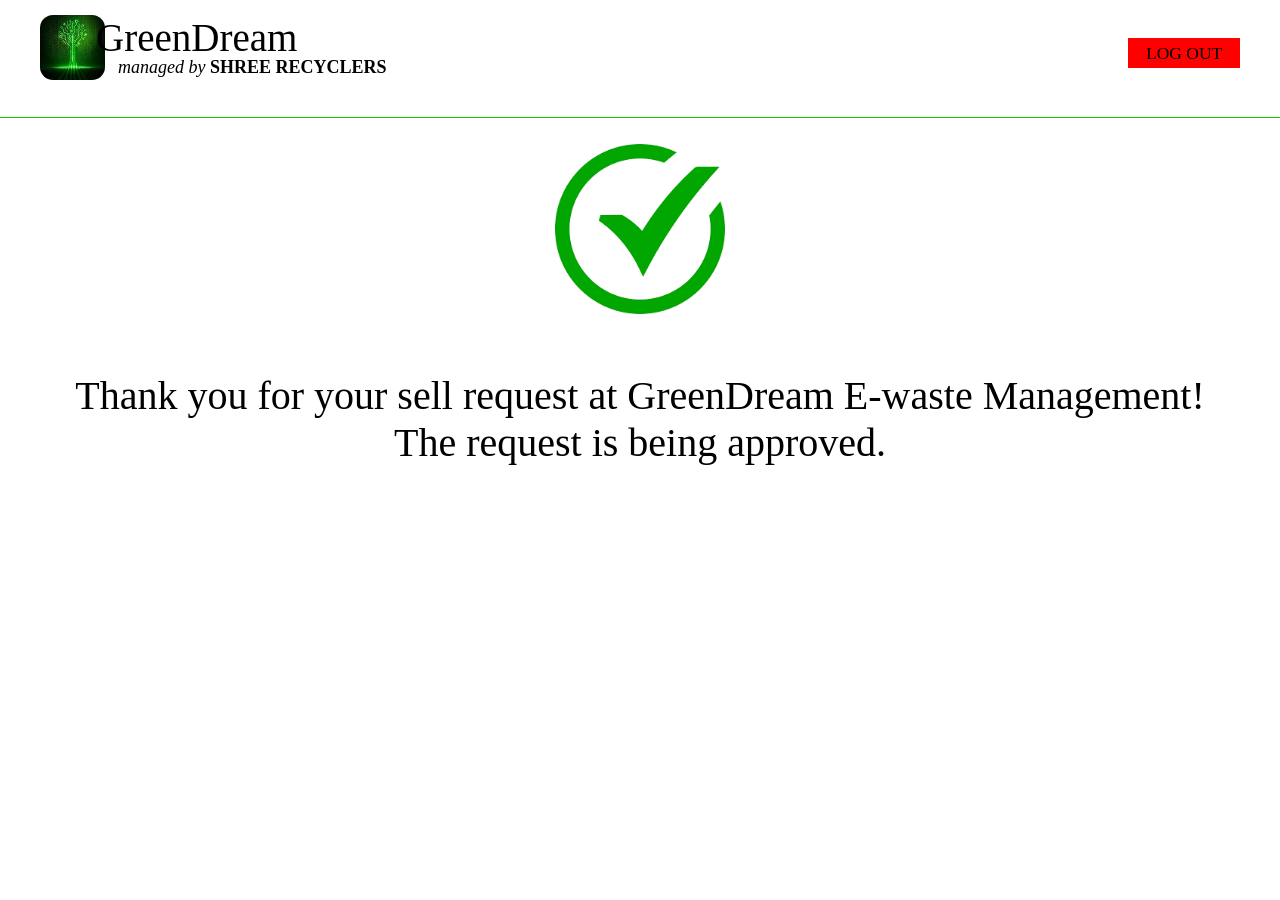
<file: Academic-Projects/E-Waste-Management-System/BBACA-Version-1/Code/Thankyou.html>
<!DOCTYPE html>
<html>
<head>
	<title>ThankYouPage</title>
<style type="text/css">
body
{
  margin: 0px;
  overflow-x: hidden;
}
.top
{
  width: 1536px;
  height: 90px;
}
.top img
{
  width: 65px;
  height: 65px;
  border-radius: 20%;
  margin: 15px 40px;
}
.top h1
{
  font: 39px Candara;
  color: black;
  position: absolute;
  top: -1.2%;
  left: 7.5%;
}
.top p
{
  font: 18px Calibri;
  position: relative;bottom: 60px;left: 118px;
}
.top ul
{
  position: absolute;
  top: 3%;
  left: 85%;
}
.top ul li
{
  display: inline-block;
  list-style: none;
}
.top ul li a
{
  color: black;
  text-decoration: none;
  border: 0px solid black;
  font: 17.5px Calibri;
  padding: 5px 18px;
  background-color: red;
}
div#line
{
	width: 1536px;
	height: 1px;
	background-color: #1cc606;
	position: absolute;
	top: 13%;
}
img.success
{
	width: 170px;
	height: 170px;
}
.msg
{
	font: 40px Candara;
}
</style>
</head>
<body>
<div class="top"><img src="logo.jpeg"><h1>GreenDream</h1><p><i>managed by </i><b>SHREE RECYCLERS</b></p>
  				<ul>
    				<li><a href="customer_login.php">LOG OUT</li></a></font>
  				</ul>
</div>

			<div id="line"></div><br><br><br>

			<center><img src="success.png" class="success"></center><br><br><br>

		<center><div class="msg">Thank you for your sell request at GreenDream E-waste Management!<br>The request is being approved.</div></center>
</body>
</html>
</file>
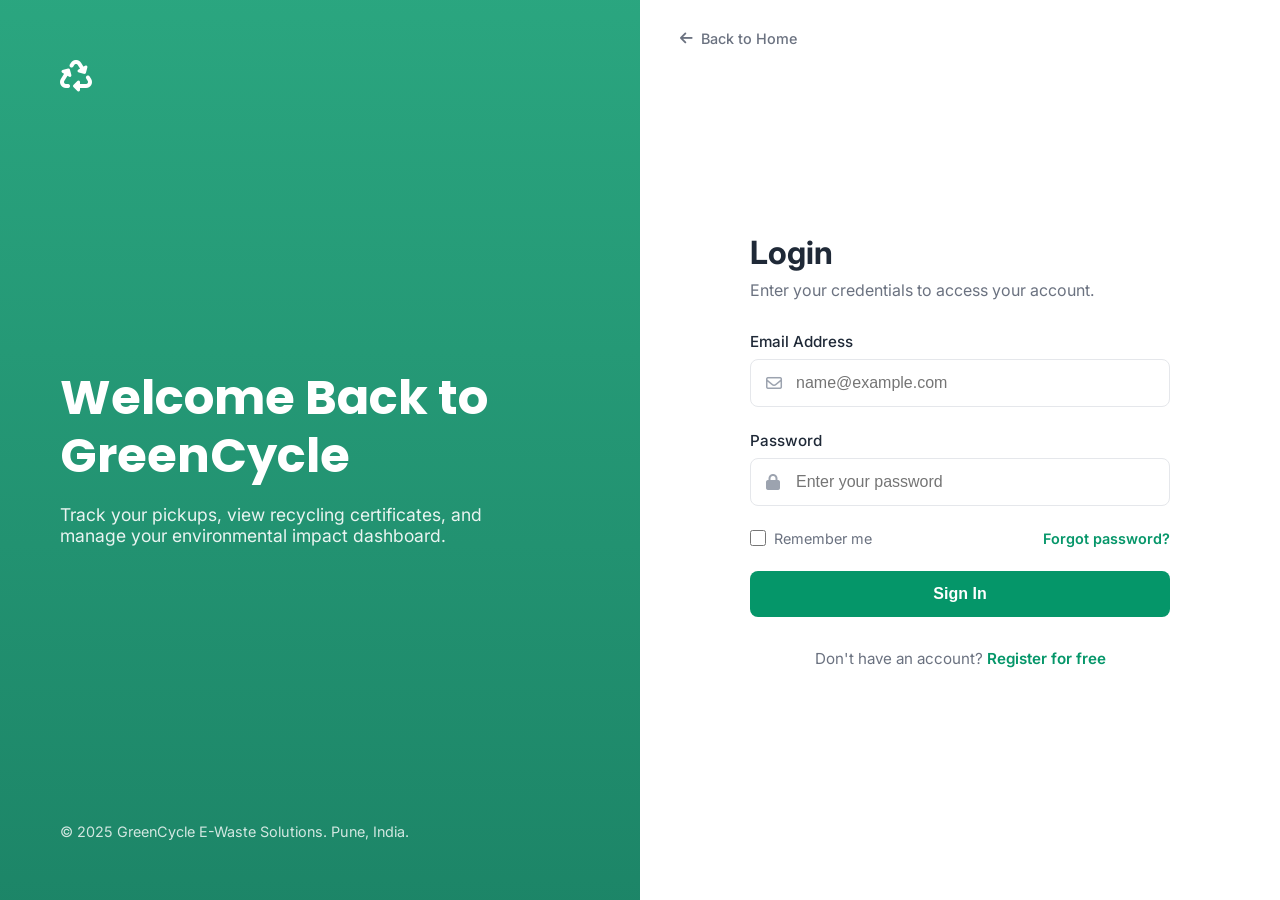
<file: Academic-Projects/E-Waste-Management-System/MCA-Sem1-AI-Version/Code/login1.html>
<!DOCTYPE html>
<html lang="en">
<head>
    <meta charset="UTF-8">
    <meta name="viewport" content="width=device-width, initial-scale=1.0">
    <title>Login | GreenCycle E-Waste Solutions</title>
    
    <!-- Google Fonts -->
    <link rel="preconnect" href="https://fonts.googleapis.com">
    <link rel="preconnect" href="https://fonts.gstatic.com" crossorigin>
    <link href="https://fonts.googleapis.com/css2?family=Inter:wght@300;400;500;600;700&family=Poppins:wght@500;600;700&display=swap" rel="stylesheet">
    
    <!-- Font Awesome -->
    <link rel="stylesheet" href="https://cdnjs.cloudflare.com/ajax/libs/font-awesome/6.4.0/css/all.min.css">

    <style>
        /* --- Shared Variables (Matching Homepage) --- */
        :root {
            --primary: #059669;
            --primary-dark: #047857;
            --secondary: #1f2937;
            --text-light: #6b7280;
            --white: #ffffff;
            --bg-light: #f3f4f6;
            --radius: 8px;
        }

        * { margin: 0; padding: 0; box-sizing: border-box; }
        
        body {
            font-family: 'Inter', sans-serif;
            background-color: var(--white);
            height: 100vh;
            display: flex;
            align-items: center;
            justify-content: center;
        }

        /* --- Split Layout Container --- */
        .login-container {
            width: 100%;
            height: 100vh;
            display: grid;
            grid-template-columns: 1fr 1fr;
        }

        /* --- Left Side: Visual --- */
        .visual-side {
            background: linear-gradient(rgba(5, 150, 105, 0.85), rgba(4, 120, 87, 0.9)), 
                        url('https://images.unsplash.com/photo-1550989460-0adf9ea622e2?ixlib=rb-4.0.3&auto=format&fit=crop&w=1000&q=80');
            background-size: cover;
            background-position: center;
            display: flex;
            flex-direction: column;
            justify-content: space-between;
            padding: 60px;
            color: var(--white);
        }

        .visual-content h1 {
            font-family: 'Poppins', sans-serif;
            font-size: 3rem;
            line-height: 1.2;
            margin-bottom: 20px;
        }

        .visual-content p {
            font-size: 1.1rem;
            opacity: 0.9;
            max-width: 450px;
        }

        .visual-footer {
            font-size: 0.9rem;
            opacity: 0.8;
        }

        /* --- Right Side: Form --- */
        .form-side {
            display: flex;
            align-items: center;
            justify-content: center;
            padding: 40px;
            background-color: var(--white);
            position: relative;
        }

        .back-home {
            position: absolute;
            top: 30px;
            left: 40px;
            color: var(--text-light);
            text-decoration: none;
            font-weight: 500;
            font-size: 0.9rem;
            display: flex;
            align-items: center;
            gap: 8px;
            transition: 0.3s;
        }
        .back-home:hover { color: var(--primary); }

        .login-card {
            width: 100%;
            max-width: 420px;
        }

        .logo-mobile {
            display: none;
            color: var(--primary);
            font-size: 1.5rem;
            font-weight: 700;
            margin-bottom: 30px;
            align-items: center;
            gap: 10px;
        }

        .form-header { margin-bottom: 32px; }
        .form-header h2 { font-size: 2rem; color: var(--secondary); margin-bottom: 8px; }
        .form-header p { color: var(--text-light); }

        .form-group { margin-bottom: 24px; }
        .form-group label {
            display: block;
            margin-bottom: 8px;
            color: var(--secondary);
            font-weight: 500;
            font-size: 0.95rem;
        }
        
        .input-wrapper { position: relative; }
        .input-wrapper i {
            position: absolute;
            left: 16px;
            top: 50%;
            transform: translateY(-50%);
            color: #9ca3af;
        }
        
        .form-group input {
            width: 100%;
            padding: 14px 16px 14px 45px;
            border: 1px solid #e5e7eb;
            border-radius: var(--radius);
            font-size: 1rem;
            transition: 0.3s;
            color: var(--secondary);
        }

        .form-group input:focus {
            outline: none;
            border-color: var(--primary);
            box-shadow: 0 0 0 4px rgba(5, 150, 105, 0.1);
        }

        .form-actions {
            display: flex;
            justify-content: space-between;
            align-items: center;
            margin-bottom: 24px;
            font-size: 0.9rem;
        }

        .remember-me {
            display: flex;
            align-items: center;
            gap: 8px;
            color: var(--text-light);
            cursor: pointer;
        }
        .remember-me input { width: 16px; height: 16px; accent-color: var(--primary); }

        .forgot-pass { color: var(--primary); font-weight: 600; text-decoration: none; }
        .forgot-pass:hover { text-decoration: underline; }

        .btn-login {
            width: 100%;
            padding: 14px;
            background-color: var(--primary);
            color: var(--white);
            border: none;
            border-radius: var(--radius);
            font-size: 1rem;
            font-weight: 600;
            cursor: pointer;
            transition: 0.3s;
        }
        .btn-login:hover { background-color: var(--primary-dark); transform: translateY(-2px); }

        .divider {
            text-align: center;
            margin: 24px 0;
            position: relative;
        }
        .divider::before {
            content: '';
            position: absolute;
            top: 50%;
            left: 0;
            width: 100%;
            height: 1px;
            background: #e5e7eb;
        }
        .divider span {
            background: var(--white);
            padding: 0 10px;
            color: var(--text-light);
            font-size: 0.9rem;
            position: relative;
        }

        .social-login {
            display: grid;
            grid-template-columns: 1fr 1fr;
            gap: 16px;
        }

        .btn-social {
            display: flex;
            align-items: center;
            justify-content: center;
            gap: 10px;
            padding: 10px;
            border: 1px solid #e5e7eb;
            border-radius: var(--radius);
            background: var(--white);
            color: var(--secondary);
            font-weight: 500;
            cursor: pointer;
            transition: 0.3s;
        }
        .btn-social:hover { background-color: #f9fafb; border-color: #d1d5db; }

        .register-link {
            text-align: center;
            margin-top: 32px;
            font-size: 0.95rem;
            color: var(--text-light);
        }
        .register-link a { color: var(--primary); font-weight: 600; text-decoration: none; }
        .register-link a:hover { text-decoration: underline; }

        /* --- Responsive Design --- */
        @media (max-width: 900px) {
            .login-container { grid-template-columns: 1fr; }
            .visual-side { display: none; }
            .form-side { background-color: #f9fafb; justify-content: center; }
            .login-card { 
                background: var(--white); 
                padding: 40px; 
                border-radius: 16px; 
                box-shadow: 0 4px 6px -1px rgba(0, 0, 0, 0.1); 
            }
            .logo-mobile { display: flex; }
            .back-home { top: 20px; left: 20px; }
        }

        @media (max-width: 480px) {
            .login-card { padding: 24px; box-shadow: none; background: transparent; }
            .form-side { padding: 20px; background-color: var(--white); }
            .social-login { grid-template-columns: 1fr; }
        }
    </style>
</head>
<body>

    <div class="login-container">
        <!-- Left Side (Visual) -->
        <div class="visual-side">
            <div class="logo">
                <i class="fas fa-recycle" style="font-size: 2rem;"></i>
            </div>
            <div class="visual-content">
                <h1>Welcome Back to GreenCycle</h1>
                <p>Track your pickups, view recycling certificates, and manage your environmental impact dashboard.</p>
            </div>
            <div class="visual-footer">
                &copy; 2025 GreenCycle E-Waste Solutions. Pune, India.
            </div>
        </div>

        <!-- Right Side (Form) -->
        <div class="form-side">
            <a href="index.html" class="back-home"><i class="fas fa-arrow-left"></i> Back to Home</a>

            <div class="login-card">
                <div class="logo-mobile">
                    <i class="fas fa-recycle"></i> GreenCycle
                </div>

                <div class="form-header">
                    <h2>Login</h2>
                    <p>Enter your credentials to access your account.</p>
                </div>

                <form action="dashboard.html"> <!-- Link to dashboard would go here -->
                    <div class="form-group">
                        <label for="email">Email Address</label>
                        <div class="input-wrapper">
                            <i class="far fa-envelope"></i>
                            <input type="email" id="email" placeholder="name@example.com" required>
                        </div>
                    </div>

                    <div class="form-group">
                        <label for="password">Password</label>
                        <div class="input-wrapper">
                            <i class="fas fa-lock"></i>
                            <input type="password" id="password" placeholder="Enter your password" required>
                        </div>
                    </div>

                    <div class="form-actions">
                        <label class="remember-me">
                            <input type="checkbox"> Remember me
                        </label>
                        <a href="#" class="forgot-pass">Forgot password?</a>
                    </div>

                    <button type="submit" class="btn-login">Sign In</button>
                </form>

                <div class="register-link">
                    Don't have an account? <a href="registration.html">Register for free</a>
                </div>
            </div>
        </div>
    </div>

</body>
</html>
</file>
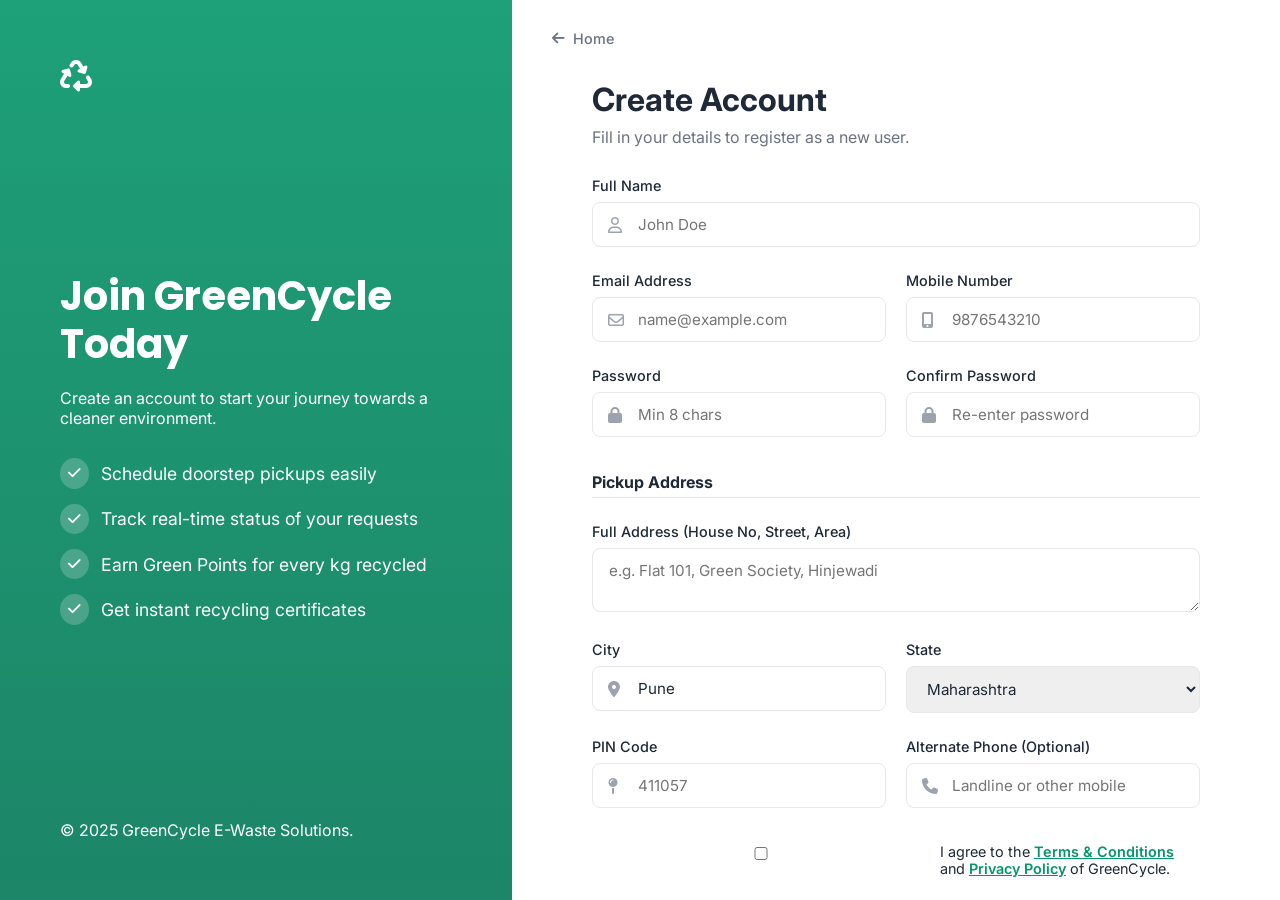
<file: Academic-Projects/E-Waste-Management-System/MCA-Sem1-AI-Version/Code/registration1.html>
<!DOCTYPE html>
<html lang="en">
<head>
    <meta charset="UTF-8">
    <meta name="viewport" content="width=device-width, initial-scale=1.0">
    <title>Register | GreenCycle E-Waste Solutions</title>
    
    <!-- Google Fonts -->
    <link rel="preconnect" href="https://fonts.googleapis.com">
    <link rel="preconnect" href="https://fonts.gstatic.com" crossorigin>
    <link href="https://fonts.googleapis.com/css2?family=Inter:wght@300;400;500;600;700&family=Poppins:wght@500;600;700&display=swap" rel="stylesheet">
    
    <!-- Font Awesome -->
    <link rel="stylesheet" href="https://cdnjs.cloudflare.com/ajax/libs/font-awesome/6.4.0/css/all.min.css">

    <style>
        /* --- Shared Variables --- */
        :root {
            --primary: #059669;
            --primary-dark: #047857;
            --secondary: #1f2937;
            --text-light: #6b7280;
            --white: #ffffff;
            --bg-light: #f3f4f6;
            --radius: 8px;
            --error: #ef4444;
        }

        * { margin: 0; padding: 0; box-sizing: border-box; }
        
        body {
            font-family: 'Inter', sans-serif;
            background-color: var(--white);
            height: 100vh;
            overflow: hidden; /* Prevent body scroll, handle in containers */
        }

        .register-container {
            display: grid;
            grid-template-columns: 40% 60%;
            height: 100vh;
            width: 100%;
        }

        /* --- Left Side: Visual --- */
        .visual-side {
            background: linear-gradient(rgba(5, 150, 105, 0.9), rgba(4, 120, 87, 0.9)), 
                        url('https://images.unsplash.com/photo-1542601906990-b4d3fb778b09?ixlib=rb-4.0.3&auto=format&fit=crop&w=1000&q=80');
            background-size: cover;
            background-position: center;
            display: flex;
            flex-direction: column;
            justify-content: space-between;
            padding: 60px;
            color: var(--white);
        }

        .visual-content h1 {
            font-family: 'Poppins', sans-serif;
            font-size: 2.5rem;
            line-height: 1.2;
            margin-bottom: 20px;
        }

        .visual-content ul {
            list-style: none;
            margin-top: 30px;
        }

        .visual-content li {
            margin-bottom: 15px;
            font-size: 1.1rem;
            display: flex;
            align-items: center;
            gap: 12px;
        }

        .visual-content li i {
            background: rgba(255,255,255,0.2);
            padding: 8px;
            border-radius: 50%;
            font-size: 0.9rem;
        }

        /* --- Right Side: Scrollable Form --- */
        .form-side {
            background-color: var(--white);
            overflow-y: auto; /* Enable scrolling for form */
            padding: 60px 80px;
            position: relative;
        }

        .back-home {
            position: absolute;
            top: 30px;
            left: 40px;
            color: var(--text-light);
            text-decoration: none;
            font-weight: 500;
            font-size: 0.9rem;
            display: flex;
            align-items: center;
            gap: 8px;
            transition: 0.3s;
            z-index: 10;
        }
        .back-home:hover { color: var(--primary); }

        .form-header {
            margin-bottom: 30px;
            margin-top: 20px;
        }
        .form-header h2 { font-size: 2rem; color: var(--secondary); margin-bottom: 8px; }
        .form-header p { color: var(--text-light); }

        /* --- Form Grid Layout --- */
        .form-grid {
            display: grid;
            grid-template-columns: 1fr 1fr;
            gap: 20px;
        }

        .full-width { grid-column: span 2; }

        .form-group { margin-bottom: 5px; } /* Spacing handled by grid gap mostly */
        
        .form-group label {
            display: block;
            margin-bottom: 8px;
            color: var(--secondary);
            font-weight: 500;
            font-size: 0.9rem;
        }
        
        .input-wrapper { position: relative; }
        .input-wrapper i {
            position: absolute;
            left: 16px;
            top: 50%;
            transform: translateY(-50%);
            color: #9ca3af;
        }
        
        .form-group input, .form-group select, .form-group textarea {
            width: 100%;
            padding: 12px 16px 12px 45px;
            border: 1px solid #e5e7eb;
            border-radius: var(--radius);
            font-size: 0.95rem;
            transition: 0.3s;
            color: var(--secondary);
            font-family: 'Inter', sans-serif;
        }
        
        /* Adjust padding for select/textarea if no icon */
        .form-group select.no-icon, .form-group textarea.no-icon {
            padding-left: 16px; 
        }

        .form-group input:focus, .form-group select:focus, .form-group textarea:focus {
            outline: none;
            border-color: var(--primary);
            box-shadow: 0 0 0 4px rgba(5, 150, 105, 0.1);
        }

        .terms-check {
            margin-top: 10px;
            display: flex;
            align-items: start;
            gap: 10px;
            font-size: 0.9rem;
            color: var(--text-light);
        }
        .terms-check input { margin-top: 4px; accent-color: var(--primary); }
        .terms-check a { color: var(--primary); font-weight: 600; }

        .btn-register {
            width: 100%;
            padding: 14px;
            background-color: var(--primary);
            color: var(--white);
            border: none;
            border-radius: var(--radius);
            font-size: 1rem;
            font-weight: 600;
            cursor: pointer;
            transition: 0.3s;
            margin-top: 25px;
        }
        .btn-register:hover { background-color: var(--primary-dark); transform: translateY(-2px); }

        .login-link {
            text-align: center;
            margin-top: 20px;
            font-size: 0.95rem;
            color: var(--text-light);
            margin-bottom: 40px;
        }
        .login-link a { color: var(--primary); font-weight: 600; }

        /* --- Validation Styles --- */
        input:invalid:not(:placeholder-shown) {
            border-color: var(--error);
        }
        .error-message {
            color: var(--error);
            font-size: 0.8rem;
            margin-top: 5px;
            display: none;
        }

        /* --- Responsive --- */
        @media (max-width: 900px) {
            .register-container { grid-template-columns: 1fr; overflow-y: auto; display: block; }
            .visual-side { display: none; }
            .form-side { padding: 40px 24px; overflow-y: visible; }
            .back-home { top: 20px; left: 24px; }
        }

        @media (max-width: 600px) {
            .form-grid { grid-template-columns: 1fr; }
            .full-width { grid-column: span 1; }
        }
    </style>
</head>
<body>

    <div class="register-container">
        <!-- Left Side (Visual Info) -->
        <div class="visual-side">
            <div class="logo">
                <i class="fas fa-recycle" style="font-size: 2rem;"></i>
            </div>
            <div class="visual-content">
                <h1>Join GreenCycle Today</h1>
                <p>Create an account to start your journey towards a cleaner environment.</p>
                <ul>
                    <li><i class="fas fa-check"></i> Schedule doorstep pickups easily</li>
                    <li><i class="fas fa-check"></i> Track real-time status of your requests</li>
                    <li><i class="fas fa-check"></i> Earn Green Points for every kg recycled</li>
                    <li><i class="fas fa-check"></i> Get instant recycling certificates</li>
                </ul>
            </div>
            <div class="visual-footer">
                &copy; 2025 GreenCycle E-Waste Solutions.
            </div>
        </div>

        <!-- Right Side (Registration Form) -->
        <div class="form-side">
            <a href="index.html" class="back-home"><i class="fas fa-arrow-left"></i> Home</a>

            <div class="form-header">
                <h2>Create Account</h2>
                <p>Fill in your details to register as a new user.</p>
            </div>

            <form action="login.html" onsubmit="return validateForm()">
                <div class="form-grid">
                    
                    <!-- Full Name -->
                    <div class="form-group full-width">
                        <label for="fullname">Full Name</label>
                        <div class="input-wrapper">
                            <i class="far fa-user"></i>
                            <input type="text" id="fullname" placeholder="John Doe" required>
                        </div>
                    </div>

                    <!-- Email -->
                    <div class="form-group">
                        <label for="email">Email Address</label>
                        <div class="input-wrapper">
                            <i class="far fa-envelope"></i>
                            <input type="email" id="email" placeholder="name@example.com" required>
                        </div>
                    </div>

                    <!-- Mobile -->
                    <div class="form-group">
                        <label for="mobile">Mobile Number</label>
                        <div class="input-wrapper">
                            <i class="fas fa-mobile-alt"></i>
                            <input type="tel" id="mobile" placeholder="9876543210" pattern="[0-9]{10}" title="Please enter a valid 10-digit mobile number" required>
                        </div>
                    </div>

                    <!-- Password -->
                    <div class="form-group">
                        <label for="password">Password</label>
                        <div class="input-wrapper">
                            <i class="fas fa-lock"></i>
                            <input type="password" id="password" placeholder="Min 8 chars" minlength="8" required>
                        </div>
                    </div>

                    <!-- Confirm Password -->
                    <div class="form-group">
                        <label for="confirm-password">Confirm Password</label>
                        <div class="input-wrapper">
                            <i class="fas fa-lock"></i>
                            <input type="password" id="confirm-password" placeholder="Re-enter password" required>
                        </div>
                        <span id="pass-error" class="error-message">Passwords do not match</span>
                    </div>

                    <!-- Address Heading -->
                    <div class="full-width" style="margin-top: 10px; margin-bottom: 5px;">
                        <h4 style="color: var(--secondary); border-bottom: 1px solid #e5e7eb; padding-bottom: 5px;">Pickup Address</h4>
                    </div>

                    <!-- Full Address -->
                    <div class="form-group full-width">
                        <label for="address">Full Address (House No, Street, Area)</label>
                        <textarea id="address" class="no-icon" rows="2" placeholder="e.g. Flat 101, Green Society, Hinjewadi" required></textarea>
                    </div>

                    <!-- City -->
                    <div class="form-group">
                        <label for="city">City</label>
                        <div class="input-wrapper">
                            <i class="fas fa-map-marker-alt"></i>
                            <input type="text" id="city" value="Pune" required>
                        </div>
                    </div>

                    <!-- State -->
                    <div class="form-group">
                        <label for="state">State</label>
                        <select id="state" class="no-icon" required>
                            <option value="Maharashtra" selected>Maharashtra</option>
                            <option value="Karnataka">Karnataka</option>
                            <option value="Delhi">Delhi</option>
                            <option value="Gujarat">Gujarat</option>
                            <option value="Tamil Nadu">Tamil Nadu</option>
                            <!-- Add other states as needed -->
                        </select>
                    </div>

                    <!-- PIN Code -->
                    <div class="form-group">
                        <label for="pincode">PIN Code</label>
                        <div class="input-wrapper">
                            <i class="fas fa-map-pin"></i>
                            <input type="text" id="pincode" placeholder="411057" pattern="[0-9]{6}" title="Please enter a valid 6-digit PIN code" required>
                        </div>
                    </div>
                    
                    <!-- Alternate Phone (Optional) -->
                    <div class="form-group">
                        <label for="alt-phone">Alternate Phone (Optional)</label>
                        <div class="input-wrapper">
                            <i class="fas fa-phone"></i>
                            <input type="tel" id="alt-phone" placeholder="Landline or other mobile">
                        </div>
                    </div>

                    <!-- Terms -->
                    <div class="form-group full-width terms-check">
                        <input type="checkbox" id="terms" required>
                        <label for="terms" style="display:inline; margin:0; font-weight:400;">I agree to the <a href="#">Terms & Conditions</a> and <a href="#">Privacy Policy</a> of GreenCycle.</label>
                    </div>

                </div>

                <button type="submit" class="btn-register">Register Now</button>
            </form>

            <div class="login-link">
                Already have an account? <a href="login.html">Login here</a>
            </div>
        </div>
    </div>

    <script>
        function validateForm() {
            const password = document.getElementById("password").value;
            const confirmPassword = document.getElementById("confirm-password").value;
            const errorSpan = document.getElementById("pass-error");

            if (password !== confirmPassword) {
                errorSpan.style.display = "block";
                document.getElementById("confirm-password").style.borderColor = "var(--error)";
                return false; // Prevent submission
            } else {
                errorSpan.style.display = "none";
                document.getElementById("confirm-password").style.borderColor = "#e5e7eb";
                // In a real app, you would submit data to backend here
                alert("Registration Successful! Redirecting to Login...");
                return true; 
            }
        }
    </script>
</body>
</html>
</file>
